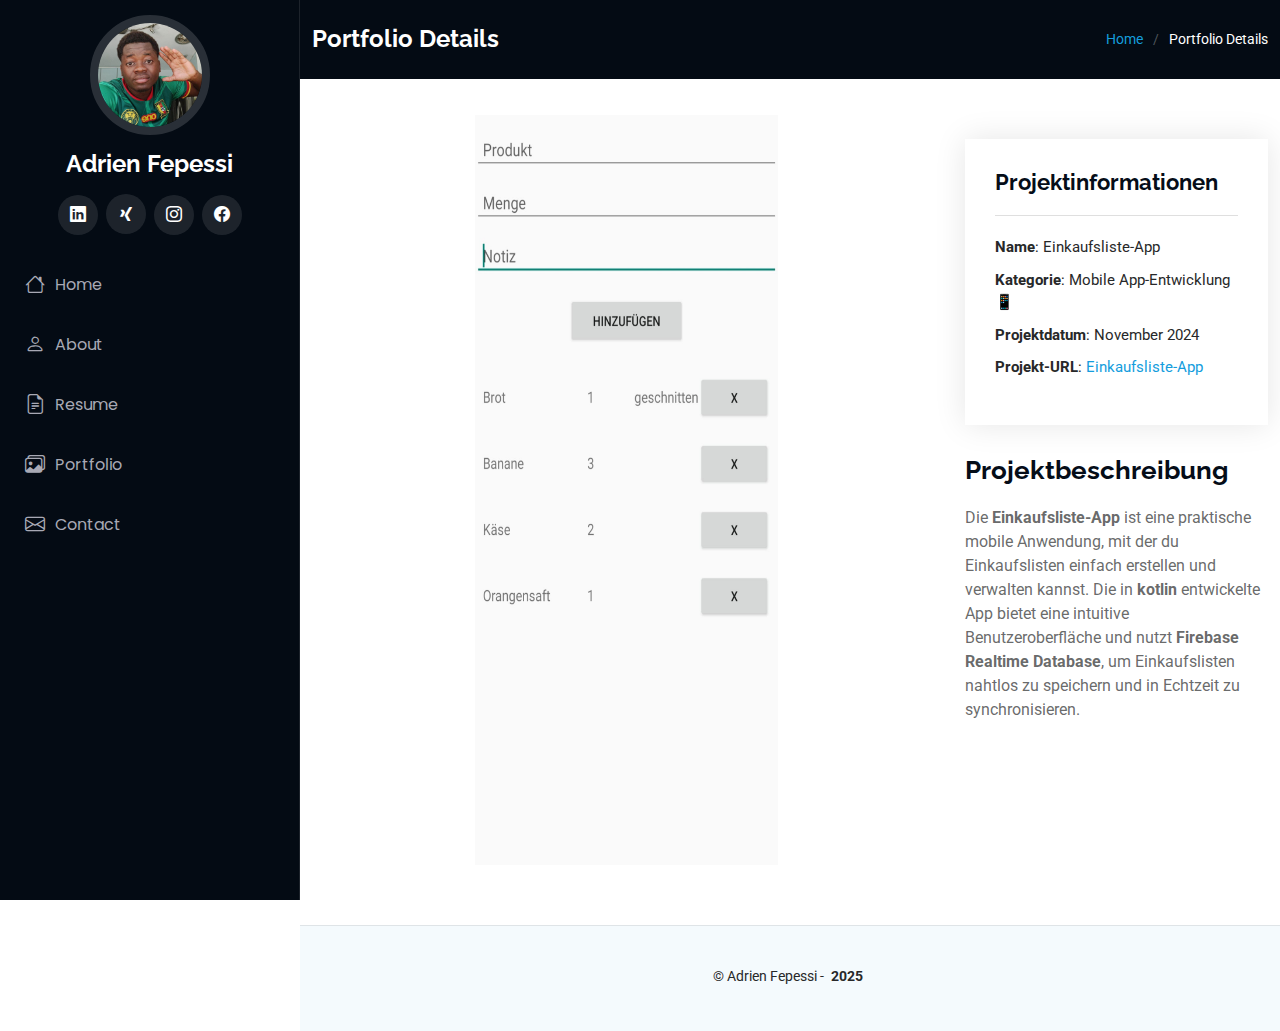
<file: einkaufsliste.html>
<!DOCTYPE html>
<html lang="de">

<head>
  <meta charset="utf-8">
  <meta content="width=device-width, initial-scale=1.0" name="viewport">
  <title>Adrien - Portfolio Details</title>
  <meta content="" name="description">
  <meta content="" name="keywords">

  <!-- Favicons -->
  <link href="assets/img/favicon.png" rel="icon">
  <link href="assets/img/apple-touch-icon.png" rel="apple-touch-icon">

  <!-- Fonts -->
  <link href="https://fonts.googleapis.com" rel="preconnect">
  <link href="https://fonts.gstatic.com" rel="preconnect" crossorigin>
  <link
    href="https://fonts.googleapis.com/css2?family=Roboto:ital,wght@0,100;0,300;0,400;0,500;0,700;0,900;1,100;1,300;1,400;1,500;1,700;1,900&family=Poppins:ital,wght@0,100;0,200;0,300;0,400;0,500;0,600;0,700;0,800;0,900;1,100;1,200;1,300;1,400;1,500;1,600;1,700;1,800;1,900&family=Raleway:ital,wght@0,100;0,200;0,300;0,400;0,500;0,600;0,700;0,800;0,900;1,100;1,200;1,300;1,400;1,500;1,600;1,700;1,800;1,900&display=swap"
    rel="stylesheet">

  <!-- Vendor CSS Files -->
  <link href="assets/vendor/bootstrap/css/bootstrap.min.css" rel="stylesheet">
  <link href="assets/vendor/bootstrap-icons/bootstrap-icons.css" rel="stylesheet">
  <link href="assets/vendor/aos/aos.css" rel="stylesheet">
  <link href="assets/vendor/glightbox/css/glightbox.min.css" rel="stylesheet">
  <link href="assets/vendor/swiper/swiper-bundle.min.css" rel="stylesheet">

  <!-- Font Awesome CSS File -->
  <link href="https://cdnjs.cloudflare.com/ajax/libs/font-awesome/6.0.0-beta3/css/all.min.css" rel="stylesheet">

  <!-- Main CSS File -->
  <link href="assets/css/main.css" rel="stylesheet">

</head>

<body class="portfolio-details-page">

  <header id="header" class="header dark-background d-flex flex-column">
    <i class="header-toggle d-xl-none bi bi-list"></i>

    <div class="profile-img">
      <img src="assets/img/me.jpg" alt="" class="img-fluid rounded-circle">
    </div>

    <a href="index.html" class="logo d-flex align-items-center justify-content-center">
      <!-- Uncomment the line below if you also wish to use an image logo -->
      <!-- <img src="assets/img/logo.png" alt=""> -->
      <h1 class="sitename">Adrien Fepessi</h1>
    </a>

    <div class="social-links text-center">
      <!-- <a href="#" target="_blank" rel="noopener noreferrer" class="twitter"><i class="bi bi-twitter-x"></i></a> -->
      <!-- <a href="#" target="_blank" rel="noopener noreferrer" class="google-plus"><i class="bi bi-skype"></i></a> -->
      <a href="https://www.linkedin.com/in/adrien-fepessi-062529223" target="_blank" rel="noopener noreferrer"
        class="linkedin"><i class="bi bi-linkedin"></i></a>
      <a href="https://www.xing.com/profile/Adrien_Fepessi" target="_blank" rel="noopener noreferrer" class="xing"><i
          class="fab fa-xing"></i></a>
      <a href="https://www.instagram.com/adrienfepessi" target="_blank" rel="noopener noreferrer" class="instagram"><i
          class="bi bi-instagram"></i></a>
      <a href="https://www.facebook.com/adrien.fepessi" target="_blank" rel="noopener noreferrer" class="facebook"><i
          class="bi bi-facebook"></i></a>
      <!-- <a href="https://wa.me/yourphonenumber" target="_blank" rel="noopener noreferrer" class="whatsapp"><i class="fab fa-whatsapp"></i></a>
      <a href="https://www.tiktok.com/@yourusername" target="_blank" rel="noopener noreferrer" class="tiktok"><i class="fab fa-tiktok"></i></a>
      <a href="https://www.snapchat.com/add/yourusername" target="_blank" rel="noopener noreferrer" class="snapchat"><i class="fab fa-snapchat-ghost"></i></a> -->
    </div>

    <nav id="navmenu" class="navmenu">
      <ul>
        <li><a href="index.html"><i class="bi bi-house navicon"></i>Home</a></li>
        <li><a href="index.html#about"><i class="bi bi-person navicon"></i> About</a></li>
        <li><a href="index.html#resume"><i class="bi bi-file-earmark-text navicon"></i> Resume</a></li>
        <li><a href="index.html#portfolio"><i class="bi bi-images navicon"></i> Portfolio</a></li>
        <!-- <li><a href="#services"><i class="bi bi-hdd-stack navicon"></i> Services</a></li> -->
        <!-- <li class="dropdown"><a href="#"><i class="bi bi-menu-button navicon"></i> <span>Dropdown</span> <i
              class="bi bi-chevron-down toggle-dropdown"></i></a>
          <ul>
            <li><a href="#">Dropdown 1</a></li>
            <li class="dropdown"><a href="#"><span>Deep Dropdown</span> <i
                  class="bi bi-chevron-down toggle-dropdown"></i></a>
              <ul>
                <li><a href="#">Deep Dropdown 1</a></li>
                <li><a href="#">Deep Dropdown 2</a></li>
                <li><a href="#">Deep Dropdown 3</a></li>
                <li><a href="#">Deep Dropdown 4</a></li>
                <li><a href="#">Deep Dropdown 5</a></li>
              </ul>
            </li>
            <li><a href="#">Dropdown 2</a></li>
            <li><a href="#">Dropdown 3</a></li>
            <li><a href="#">Dropdown 4</a></li>
          </ul>
        </li> -->
        <li><a href="index.html#contact"><i class="bi bi-envelope navicon"></i> Contact</a></li>
      </ul>
    </nav>

  </header>

  <main class="main">

    <!-- Page Title -->
    <div class="page-title dark-background">
      <div class="container d-lg-flex justify-content-between align-items-center">
        <h1 class="mb-2 mb-lg-0">Portfolio Details</h1>
        <nav class="breadcrumbs">
          <ol>
            <li><a href="index.html">Home</a></li>
            <li class="current">Portfolio Details</li>
          </ol>
        </nav>
      </div>
    </div><!-- End Page Title -->

    <!-- Portfolio Details Section -->
    <section id="portfolio-details" class="portfolio-details section">

      <div class="container" data-aos="fade-up" data-aos-delay="100">

        <div class="row gy-4">

          <div class="col-lg-4" style="margin: 0 auto; display: block;">
            <div class="portfolio-details-slider swiper init-swiper">

              <script type="application/json" class="swiper-config">
                {
                  "loop": true,
                  "speed": 600,
                  "autoplay": {
                    "delay": 5000
                  },
                  "slidesPerView": "auto",
                  "pagination": {
                    "el": ".swiper-pagination",
                    "type": "bullets",
                    "clickable": true
                  }
                }
              </script>

              <div class="swiper-wrapper align-items-center">

                <div class="swiper-slide">
                  <img src="assets/img/app/einkaufsliste-app/ela1.jpg" alt="" height="750">
                </div>

              </div>
              <div class="swiper-pagination"></div>
            </div>
          </div>

          <div class="col-lg-4">
            <div class="portfolio-info" data-aos="fade-up" data-aos-delay="200">
              <h3>Projektinformationen</h3>
              <ul>
                <li><strong>Name</strong>: Einkaufsliste-App</li>
                <li><strong>Kategorie</strong>: Mobile App-Entwicklung 📱</li>
                <!-- <li><strong>Client</strong>: ASU Company</li> -->
                <li><strong>Projektdatum</strong>: November 2024</li>
                <li><strong>Projekt-URL</strong>: <a href="https://github.com/Adrien12GitHub/Einkaufsliste-App"
                    target="_blank" rel="noopener noreferrer">Einkaufsliste-App</a></li>
              </ul>
            </div>
            <div class="portfolio-description" data-aos="fade-up" data-aos-delay="300">
              <h2>Projektbeschreibung</h2>
              <p>Die <b>Einkaufsliste-App</b> ist eine praktische mobile Anwendung, mit der du Einkaufslisten einfach
                erstellen und verwalten kannst. Die in <b>kotlin</b> entwickelte App bietet eine intuitive
                Benutzeroberfläche und nutzt <b>Firebase Realtime Database</b>, um Einkaufslisten nahtlos zu speichern
                und in Echtzeit zu synchronisieren.</p>
            </div>
          </div>

        </div>

      </div>

    </section><!-- /Portfolio Details Section -->

  </main>

  <footer id="footer" class="footer position-relative light-background">

    <div class="container">
      <div class="copyright text-center ">
        <p>© <span>Adrien Fepessi -</span> <strong class="px-1 sitename"> 2025</strong> <span></span>
        </p>
      </div>
      <div class="credits">
        <!-- Designed by <a href="https://bootstrapmade.com/">BootstrapMade</a> -->
      </div>
    </div>
  </footer>

  <!-- Scroll Top -->
  <a href="#" id="scroll-top" class="scroll-top d-flex align-items-center justify-content-center"><i
      class="bi bi-arrow-up-short"></i></a>

  <!-- Preloader -->
  <div id="preloader"></div>

  <!-- Vendor JS Files -->
  <script src="assets/vendor/bootstrap/js/bootstrap.bundle.min.js"></script>
  <script src="assets/vendor/php-email-form/validate.js"></script>
  <script src="assets/vendor/aos/aos.js"></script>
  <script src="assets/vendor/typed.js/typed.umd.js"></script>
  <script src="assets/vendor/purecounter/purecounter_vanilla.js"></script>
  <script src="assets/vendor/waypoints/noframework.waypoints.js"></script>
  <script src="assets/vendor/glightbox/js/glightbox.min.js"></script>
  <script src="assets/vendor/imagesloaded/imagesloaded.pkgd.min.js"></script>
  <script src="assets/vendor/isotope-layout/isotope.pkgd.min.js"></script>
  <script src="assets/vendor/swiper/swiper-bundle.min.js"></script>

  <!-- Main JS File -->
  <script src="assets/js/main.js"></script>

</body>

</html>
</file>
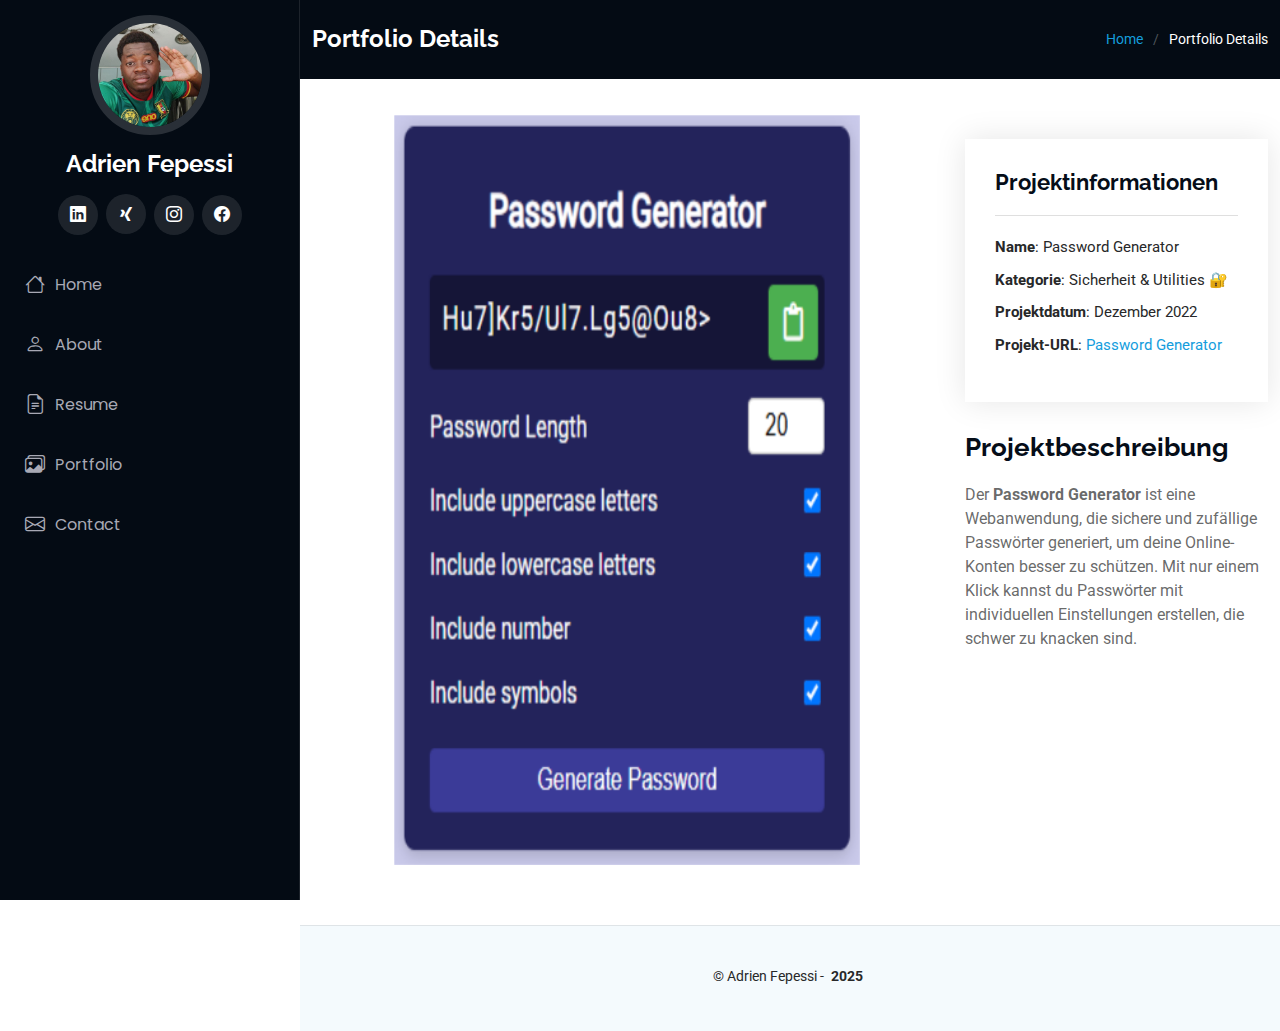
<file: password-generator.html>
<!DOCTYPE html>
<html lang="de">

<head>
  <meta charset="utf-8">
  <meta content="width=device-width, initial-scale=1.0" name="viewport">
  <title>Adrien - Portfolio Details</title>
  <meta content="" name="description">
  <meta content="" name="keywords">

  <!-- Favicons -->
  <link href="assets/img/favicon.png" rel="icon">
  <link href="assets/img/apple-touch-icon.png" rel="apple-touch-icon">

  <!-- Fonts -->
  <link href="https://fonts.googleapis.com" rel="preconnect">
  <link href="https://fonts.gstatic.com" rel="preconnect" crossorigin>
  <link
    href="https://fonts.googleapis.com/css2?family=Roboto:ital,wght@0,100;0,300;0,400;0,500;0,700;0,900;1,100;1,300;1,400;1,500;1,700;1,900&family=Poppins:ital,wght@0,100;0,200;0,300;0,400;0,500;0,600;0,700;0,800;0,900;1,100;1,200;1,300;1,400;1,500;1,600;1,700;1,800;1,900&family=Raleway:ital,wght@0,100;0,200;0,300;0,400;0,500;0,600;0,700;0,800;0,900;1,100;1,200;1,300;1,400;1,500;1,600;1,700;1,800;1,900&display=swap"
    rel="stylesheet">

  <!-- Vendor CSS Files -->
  <link href="assets/vendor/bootstrap/css/bootstrap.min.css" rel="stylesheet">
  <link href="assets/vendor/bootstrap-icons/bootstrap-icons.css" rel="stylesheet">
  <link href="assets/vendor/aos/aos.css" rel="stylesheet">
  <link href="assets/vendor/glightbox/css/glightbox.min.css" rel="stylesheet">
  <link href="assets/vendor/swiper/swiper-bundle.min.css" rel="stylesheet">

  <!-- Font Awesome CSS File -->
  <link href="https://cdnjs.cloudflare.com/ajax/libs/font-awesome/6.0.0-beta3/css/all.min.css" rel="stylesheet">

  <!-- Main CSS File -->
  <link href="assets/css/main.css" rel="stylesheet">

</head>

<body class="portfolio-details-page">

  <header id="header" class="header dark-background d-flex flex-column">
    <i class="header-toggle d-xl-none bi bi-list"></i>

    <div class="profile-img">
      <img src="assets/img/me.jpg" alt="" class="img-fluid rounded-circle">
    </div>

    <a href="index.html" class="logo d-flex align-items-center justify-content-center">
      <!-- Uncomment the line below if you also wish to use an image logo -->
      <!-- <img src="assets/img/logo.png" alt=""> -->
      <h1 class="sitename">Adrien Fepessi</h1>
    </a>

    <div class="social-links text-center">
      <!-- <a href="#" target="_blank" rel="noopener noreferrer" class="twitter"><i class="bi bi-twitter-x"></i></a> -->
      <!-- <a href="#" target="_blank" rel="noopener noreferrer" class="google-plus"><i class="bi bi-skype"></i></a> -->
      <a href="https://www.linkedin.com/in/adrien-fepessi-062529223" target="_blank" rel="noopener noreferrer"
        class="linkedin"><i class="bi bi-linkedin"></i></a>
      <a href="https://www.xing.com/profile/Adrien_Fepessi" target="_blank" rel="noopener noreferrer" class="xing"><i
          class="fab fa-xing"></i></a>
      <a href="https://www.instagram.com/adrienfepessi" target="_blank" rel="noopener noreferrer" class="instagram"><i
          class="bi bi-instagram"></i></a>
      <a href="https://www.facebook.com/adrien.fepessi" target="_blank" rel="noopener noreferrer" class="facebook"><i
          class="bi bi-facebook"></i></a>
      <!-- <a href="https://wa.me/yourphonenumber" target="_blank" rel="noopener noreferrer" class="whatsapp"><i class="fab fa-whatsapp"></i></a>
      <a href="https://www.tiktok.com/@yourusername" target="_blank" rel="noopener noreferrer" class="tiktok"><i class="fab fa-tiktok"></i></a>
      <a href="https://www.snapchat.com/add/yourusername" target="_blank" rel="noopener noreferrer" class="snapchat"><i class="fab fa-snapchat-ghost"></i></a> -->
    </div>

    <nav id="navmenu" class="navmenu">
      <ul>
        <li><a href="index.html"><i class="bi bi-house navicon"></i>Home</a></li>
        <li><a href="index.html#about"><i class="bi bi-person navicon"></i> About</a></li>
        <li><a href="index.html#resume"><i class="bi bi-file-earmark-text navicon"></i> Resume</a></li>
        <li><a href="index.html#portfolio"><i class="bi bi-images navicon"></i> Portfolio</a></li>
        <!-- <li><a href="#services"><i class="bi bi-hdd-stack navicon"></i> Services</a></li> -->
        <!-- <li class="dropdown"><a href="#"><i class="bi bi-menu-button navicon"></i> <span>Dropdown</span> <i
              class="bi bi-chevron-down toggle-dropdown"></i></a>
          <ul>
            <li><a href="#">Dropdown 1</a></li>
            <li class="dropdown"><a href="#"><span>Deep Dropdown</span> <i
                  class="bi bi-chevron-down toggle-dropdown"></i></a>
              <ul>
                <li><a href="#">Deep Dropdown 1</a></li>
                <li><a href="#">Deep Dropdown 2</a></li>
                <li><a href="#">Deep Dropdown 3</a></li>
                <li><a href="#">Deep Dropdown 4</a></li>
                <li><a href="#">Deep Dropdown 5</a></li>
              </ul>
            </li>
            <li><a href="#">Dropdown 2</a></li>
            <li><a href="#">Dropdown 3</a></li>
            <li><a href="#">Dropdown 4</a></li>
          </ul>
        </li> -->
        <li><a href="index.html#contact"><i class="bi bi-envelope navicon"></i> Contact</a></li>
      </ul>
    </nav>

  </header>

  <main class="main">

    <!-- Page Title -->
    <div class="page-title dark-background">
      <div class="container d-lg-flex justify-content-between align-items-center">
        <h1 class="mb-2 mb-lg-0">Portfolio Details</h1>
        <nav class="breadcrumbs">
          <ol>
            <li><a href="index.html">Home</a></li>
            <li class="current">Portfolio Details</li>
          </ol>
        </nav>
      </div>
    </div><!-- End Page Title -->

    <!-- Portfolio Details Section -->
    <section id="portfolio-details" class="portfolio-details section">

      <div class="container" data-aos="fade-up" data-aos-delay="100">

        <div class="row gy-4">

          <div class="col-lg-6" style="margin: 0 auto; display: block;">
            <div class="portfolio-details-slider swiper init-swiper">

              <script type="application/json" class="swiper-config">
                {
                  "loop": true,
                  "speed": 600,
                  "autoplay": {
                    "delay": 5000
                  },
                  "slidesPerView": "auto",
                  "pagination": {
                    "el": ".swiper-pagination",
                    "type": "bullets",
                    "clickable": true
                  }
                }
              </script>

              <div class="swiper-wrapper align-items-center">

                <div class="swiper-slide">
                  <img src="assets/img/app/passwort-generator/pw.png" alt="" height="750">
                </div>

              </div>
              <div class="swiper-pagination"></div>
            </div>
          </div>

          <div class="col-lg-4">
            <div class="portfolio-info" data-aos="fade-up" data-aos-delay="200">
              <h3>Projektinformationen</h3>
              <ul>
                <li><strong>Name</strong>: Password Generator</li>
                <li><strong>Kategorie</strong>: Sicherheit & Utilities 🔐</li>
                <!-- <li><strong>Client</strong>: ASU Company</li> -->
                <li><strong>Projektdatum</strong>: Dezember 2022</li>
                <li><strong>Projekt-URL</strong>: <a href="https://github.com/Adrien12GitHub/Password-Generator"
                    target="_blank" rel="noopener noreferrer">Password Generator</a></li>
              </ul>
            </div>
            <div class="portfolio-description" data-aos="fade-up" data-aos-delay="300">
              <h2>Projektbeschreibung</h2>
              <p>Der <b>Password Generator</b> ist eine Webanwendung, die sichere und zufällige Passwörter generiert, um
                deine Online-Konten besser zu schützen. Mit nur einem Klick kannst du Passwörter mit individuellen
                Einstellungen erstellen, die schwer zu knacken sind.</p>
            </div>
          </div>

        </div>

      </div>

    </section><!-- /Portfolio Details Section -->

  </main>

  <footer id="footer" class="footer position-relative light-background">

    <div class="container">
      <div class="copyright text-center ">
        <p>© <span>Adrien Fepessi -</span> <strong class="px-1 sitename"> 2025</strong> <span></span>
        </p>
      </div>
      <div class="credits">
        <!-- Designed by <a href="https://bootstrapmade.com/">BootstrapMade</a> -->
      </div>
    </div>
  </footer>

  <!-- Scroll Top -->
  <a href="#" id="scroll-top" class="scroll-top d-flex align-items-center justify-content-center"><i
      class="bi bi-arrow-up-short"></i></a>

  <!-- Preloader -->
  <div id="preloader"></div>

  <!-- Vendor JS Files -->
  <script src="assets/vendor/bootstrap/js/bootstrap.bundle.min.js"></script>
  <script src="assets/vendor/php-email-form/validate.js"></script>
  <script src="assets/vendor/aos/aos.js"></script>
  <script src="assets/vendor/typed.js/typed.umd.js"></script>
  <script src="assets/vendor/purecounter/purecounter_vanilla.js"></script>
  <script src="assets/vendor/waypoints/noframework.waypoints.js"></script>
  <script src="assets/vendor/glightbox/js/glightbox.min.js"></script>
  <script src="assets/vendor/imagesloaded/imagesloaded.pkgd.min.js"></script>
  <script src="assets/vendor/isotope-layout/isotope.pkgd.min.js"></script>
  <script src="assets/vendor/swiper/swiper-bundle.min.js"></script>

  <!-- Main JS File -->
  <script src="assets/js/main.js"></script>

</body>

</html>
</file>
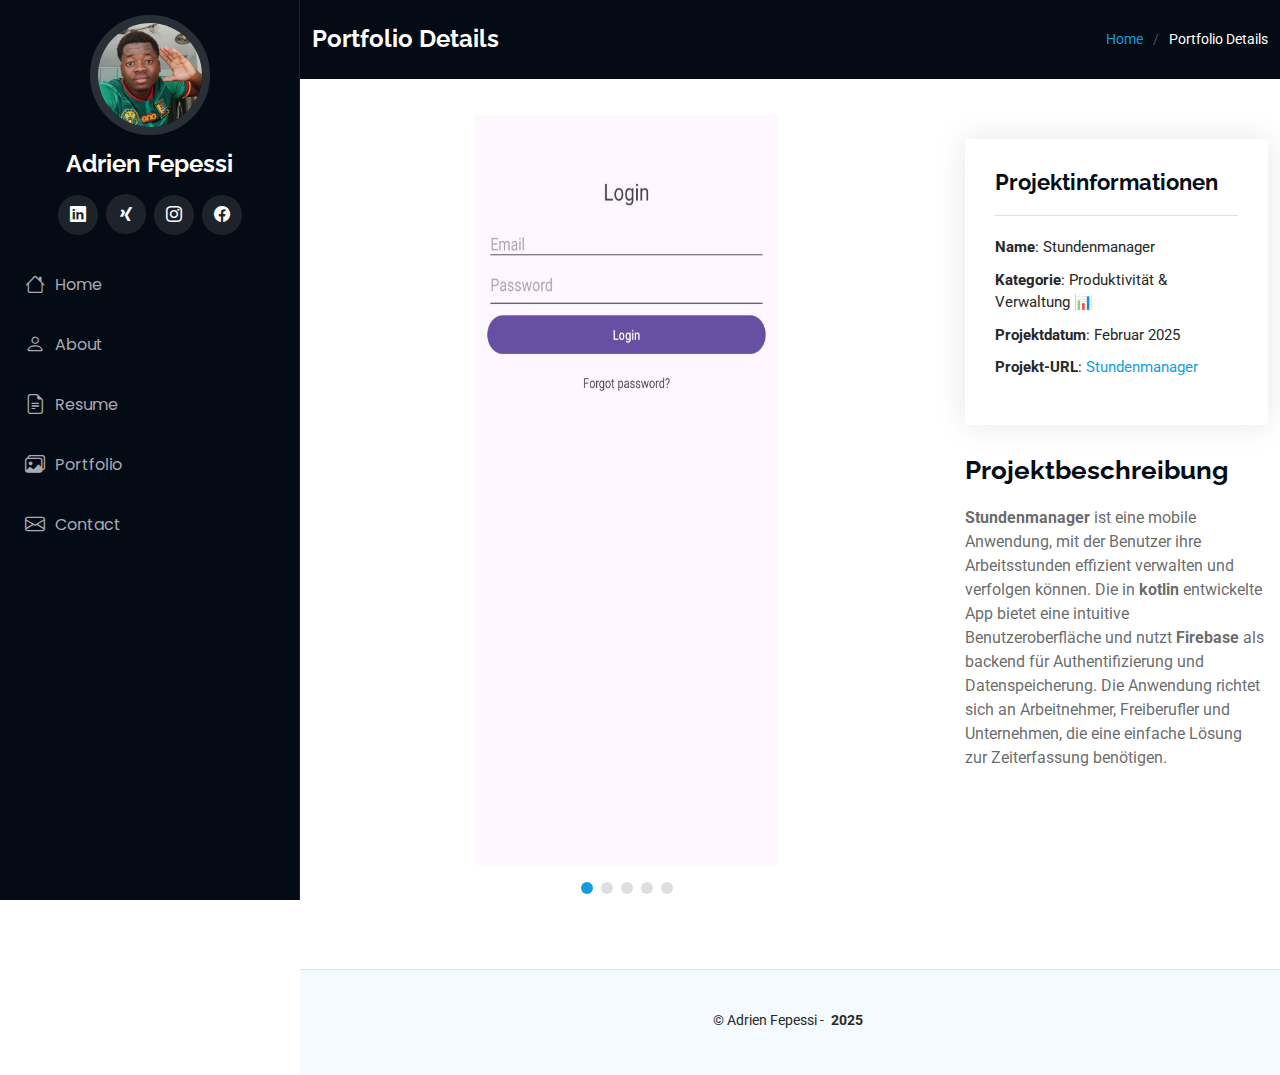
<file: portfolio-details1.html>
<!DOCTYPE html>
<html lang="de">

<head>
  <meta charset="utf-8">
  <meta content="width=device-width, initial-scale=1.0" name="viewport">
  <title>Adrien - Portfolio Details</title>
  <meta content="" name="description">
  <meta content="" name="keywords">

  <!-- Favicons -->
  <link href="assets/img/favicon.png" rel="icon">
  <link href="assets/img/apple-touch-icon.png" rel="apple-touch-icon">

  <!-- Fonts -->
  <link href="https://fonts.googleapis.com" rel="preconnect">
  <link href="https://fonts.gstatic.com" rel="preconnect" crossorigin>
  <link
    href="https://fonts.googleapis.com/css2?family=Roboto:ital,wght@0,100;0,300;0,400;0,500;0,700;0,900;1,100;1,300;1,400;1,500;1,700;1,900&family=Poppins:ital,wght@0,100;0,200;0,300;0,400;0,500;0,600;0,700;0,800;0,900;1,100;1,200;1,300;1,400;1,500;1,600;1,700;1,800;1,900&family=Raleway:ital,wght@0,100;0,200;0,300;0,400;0,500;0,600;0,700;0,800;0,900;1,100;1,200;1,300;1,400;1,500;1,600;1,700;1,800;1,900&display=swap"
    rel="stylesheet">

  <!-- Vendor CSS Files -->
  <link href="assets/vendor/bootstrap/css/bootstrap.min.css" rel="stylesheet">
  <link href="assets/vendor/bootstrap-icons/bootstrap-icons.css" rel="stylesheet">
  <link href="assets/vendor/aos/aos.css" rel="stylesheet">
  <link href="assets/vendor/glightbox/css/glightbox.min.css" rel="stylesheet">
  <link href="assets/vendor/swiper/swiper-bundle.min.css" rel="stylesheet">

  <!-- Font Awesome CSS File -->
  <link href="https://cdnjs.cloudflare.com/ajax/libs/font-awesome/6.0.0-beta3/css/all.min.css" rel="stylesheet">

  <!-- Main CSS File -->
  <link href="assets/css/main.css" rel="stylesheet">

</head>

<body class="portfolio-details-page">

  <header id="header" class="header dark-background d-flex flex-column">
    <i class="header-toggle d-xl-none bi bi-list"></i>

    <div class="profile-img">
      <img src="assets/img/me.jpg" alt="" class="img-fluid rounded-circle">
    </div>

    <a href="index.html" class="logo d-flex align-items-center justify-content-center">
      <!-- Uncomment the line below if you also wish to use an image logo -->
      <!-- <img src="assets/img/logo.png" alt=""> -->
      <h1 class="sitename">Adrien Fepessi</h1>
    </a>

    <div class="social-links text-center">
      <!-- <a href="#" target="_blank" rel="noopener noreferrer" class="twitter"><i class="bi bi-twitter-x"></i></a> -->
      <!-- <a href="#" target="_blank" rel="noopener noreferrer" class="google-plus"><i class="bi bi-skype"></i></a> -->
      <a href="https://www.linkedin.com/in/adrien-fepessi-062529223" target="_blank" rel="noopener noreferrer"
        class="linkedin"><i class="bi bi-linkedin"></i></a>
      <a href="https://www.xing.com/profile/Adrien_Fepessi" target="_blank" rel="noopener noreferrer" class="xing"><i
          class="fab fa-xing"></i></a>
      <a href="https://www.instagram.com/adrienfepessi" target="_blank" rel="noopener noreferrer" class="instagram"><i
          class="bi bi-instagram"></i></a>
      <a href="https://www.facebook.com/adrien.fepessi" target="_blank" rel="noopener noreferrer" class="facebook"><i
          class="bi bi-facebook"></i></a>
      <!-- <a href="https://wa.me/yourphonenumber" target="_blank" rel="noopener noreferrer" class="whatsapp"><i class="fab fa-whatsapp"></i></a>
      <a href="https://www.tiktok.com/@yourusername" target="_blank" rel="noopener noreferrer" class="tiktok"><i class="fab fa-tiktok"></i></a>
      <a href="https://www.snapchat.com/add/yourusername" target="_blank" rel="noopener noreferrer" class="snapchat"><i class="fab fa-snapchat-ghost"></i></a> -->
    </div>

    <nav id="navmenu" class="navmenu">
      <ul>
        <li><a href="index.html"><i class="bi bi-house navicon"></i>Home</a></li>
        <li><a href="index.html#about"><i class="bi bi-person navicon"></i> About</a></li>
        <li><a href="index.html#resume"><i class="bi bi-file-earmark-text navicon"></i> Resume</a></li>
        <li><a href="index.html#portfolio"><i class="bi bi-images navicon"></i> Portfolio</a></li>
        <!-- <li><a href="#services"><i class="bi bi-hdd-stack navicon"></i> Services</a></li> -->
        <!-- <li class="dropdown"><a href="#"><i class="bi bi-menu-button navicon"></i> <span>Dropdown</span> <i
              class="bi bi-chevron-down toggle-dropdown"></i></a>
          <ul>
            <li><a href="#">Dropdown 1</a></li>
            <li class="dropdown"><a href="#"><span>Deep Dropdown</span> <i
                  class="bi bi-chevron-down toggle-dropdown"></i></a>
              <ul>
                <li><a href="#">Deep Dropdown 1</a></li>
                <li><a href="#">Deep Dropdown 2</a></li>
                <li><a href="#">Deep Dropdown 3</a></li>
                <li><a href="#">Deep Dropdown 4</a></li>
                <li><a href="#">Deep Dropdown 5</a></li>
              </ul>
            </li>
            <li><a href="#">Dropdown 2</a></li>
            <li><a href="#">Dropdown 3</a></li>
            <li><a href="#">Dropdown 4</a></li>
          </ul>
        </li> -->
        <li><a href="index.html#contact"><i class="bi bi-envelope navicon"></i> Contact</a></li>
      </ul>
    </nav>

  </header>

  <main class="main">

    <!-- Page Title -->
    <div class="page-title dark-background">
      <div class="container d-lg-flex justify-content-between align-items-center">
        <h1 class="mb-2 mb-lg-0">Portfolio Details</h1>
        <nav class="breadcrumbs">
          <ol>
            <li><a href="index.html">Home</a></li>
            <li class="current">Portfolio Details</li>
          </ol>
        </nav>
      </div>
    </div><!-- End Page Title -->

    <!-- Portfolio Details Section -->
    <section id="portfolio-details" class="portfolio-details section">

      <div class="container" data-aos="fade-up" data-aos-delay="100">

        <div class="row gy-4">

          <div class="col-lg-4" style="margin: 0 auto; display: block;">
            <div class="portfolio-details-slider swiper init-swiper">

              <script type="application/json" class="swiper-config">
                {
                  "loop": true,
                  "speed": 600,
                  "autoplay": {
                    "delay": 5000
                  },
                  "slidesPerView": "auto",
                  "pagination": {
                    "el": ".swiper-pagination",
                    "type": "bullets",
                    "clickable": true
                  }
                }
              </script>

              <div class="swiper-wrapper align-items-center">

                <div class="swiper-slide">
                  <img src="assets/img/app/stundenmanager/sm1.jpg" alt="" height="750">
                </div>

                <div class="swiper-slide">
                  <img src="assets/img/app/stundenmanager/sm2.jpg" alt="" height="750">
                </div>

                <div class="swiper-slide">
                  <img src="assets/img/app/stundenmanager/sm3.jpg" alt="" height="750">
                </div>

                <div class="swiper-slide">
                  <img src="assets/img/app/stundenmanager/sm4.jpg" alt="" height="750">
                </div>

                <div class="swiper-slide">
                  <img src="assets/img/app/stundenmanager/sm5.jpg" alt="" height="750">
                </div>

              </div>
              <div class="swiper-pagination"></div>
            </div>
          </div>

          <div class="col-lg-4">
            <div class="portfolio-info" data-aos="fade-up" data-aos-delay="200">
              <h3>Projektinformationen</h3>
              <ul>
                <li><strong>Name</strong>: Stundenmanager</li>
                <li><strong>Kategorie</strong>: Produktivität & Verwaltung 📊</li>
                <!-- <li><strong>Client</strong>: ASU Company</li> -->
                <li><strong>Projektdatum</strong>: Februar 2025</li>
                <li><strong>Projekt-URL</strong>: <a href="https://github.com/Adrien12GitHub/Stundenmanager"
                    target="_blank" rel="noopener noreferrer">Stundenmanager</a></li>
              </ul>
            </div>
            <div class="portfolio-description" data-aos="fade-up" data-aos-delay="300">
              <h2>Projektbeschreibung</h2>
              <p><b>Stundenmanager</b> ist eine mobile Anwendung, mit der Benutzer ihre Arbeitsstunden effizient
                verwalten und verfolgen können. Die in <b>kotlin</b> entwickelte App bietet eine intuitive
                Benutzeroberfläche und nutzt <b>Firebase</b> als backend für Authentifizierung und Datenspeicherung. Die
                Anwendung richtet sich an Arbeitnehmer, Freiberufler und Unternehmen, die eine einfache Lösung zur
                Zeiterfassung benötigen.</p>
            </div>
          </div>

        </div>

      </div>

    </section><!-- /Portfolio Details Section -->

  </main>

    <footer id="footer" class="footer position-relative light-background">

      <div class="container">
        <div class="copyright text-center ">
          <p>© <span>Adrien Fepessi -</span> <strong class="px-1 sitename"> 2025</strong> <span></span>
          </p>
        </div>
        <div class="credits">
          <!-- Designed by <a href="https://bootstrapmade.com/">BootstrapMade</a> -->
        </div>
      </div>
  </footer>

  <!-- Scroll Top -->
  <a href="#" id="scroll-top" class="scroll-top d-flex align-items-center justify-content-center"><i
      class="bi bi-arrow-up-short"></i></a>

  <!-- Preloader -->
  <div id="preloader"></div>

  <!-- Vendor JS Files -->
  <script src="assets/vendor/bootstrap/js/bootstrap.bundle.min.js"></script>
  <script src="assets/vendor/php-email-form/validate.js"></script>
  <script src="assets/vendor/aos/aos.js"></script>
  <script src="assets/vendor/typed.js/typed.umd.js"></script>
  <script src="assets/vendor/purecounter/purecounter_vanilla.js"></script>
  <script src="assets/vendor/waypoints/noframework.waypoints.js"></script>
  <script src="assets/vendor/glightbox/js/glightbox.min.js"></script>
  <script src="assets/vendor/imagesloaded/imagesloaded.pkgd.min.js"></script>
  <script src="assets/vendor/isotope-layout/isotope.pkgd.min.js"></script>
  <script src="assets/vendor/swiper/swiper-bundle.min.js"></script>

  <!-- Main JS File -->
  <script src="assets/js/main.js"></script>

</body>

</html>
</file>
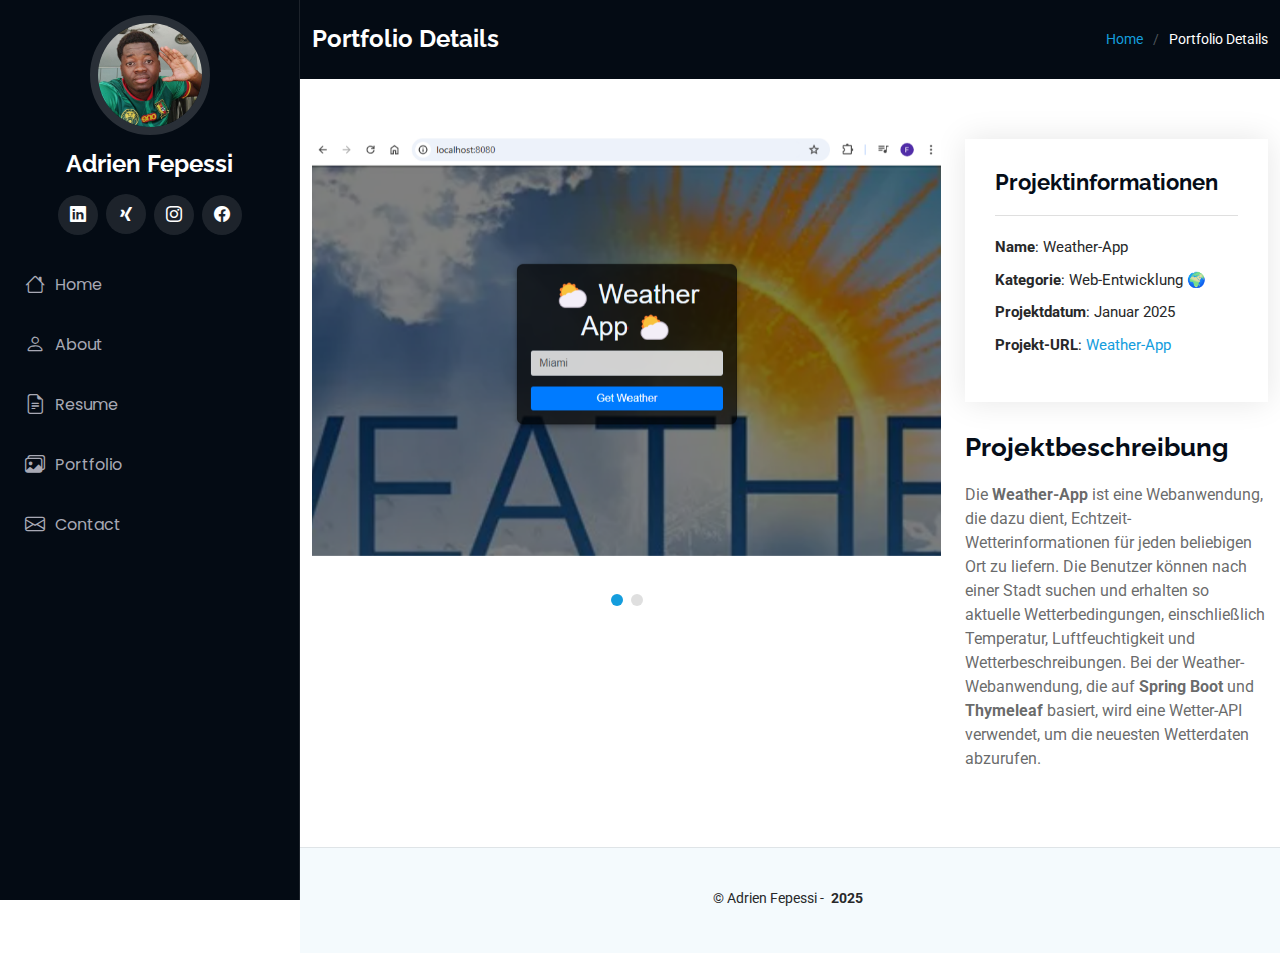
<file: portfolio-details2.html>
<!DOCTYPE html>
<html lang="de">

<head>
  <meta charset="utf-8">
  <meta content="width=device-width, initial-scale=1.0" name="viewport">
  <title>Adrien - Portfolio Details</title>
  <meta content="" name="description">
  <meta content="" name="keywords">

  <!-- Favicons -->
  <link href="assets/img/favicon.png" rel="icon">
  <link href="assets/img/apple-touch-icon.png" rel="apple-touch-icon">

  <!-- Fonts -->
  <link href="https://fonts.googleapis.com" rel="preconnect">
  <link href="https://fonts.gstatic.com" rel="preconnect" crossorigin>
  <link
    href="https://fonts.googleapis.com/css2?family=Roboto:ital,wght@0,100;0,300;0,400;0,500;0,700;0,900;1,100;1,300;1,400;1,500;1,700;1,900&family=Poppins:ital,wght@0,100;0,200;0,300;0,400;0,500;0,600;0,700;0,800;0,900;1,100;1,200;1,300;1,400;1,500;1,600;1,700;1,800;1,900&family=Raleway:ital,wght@0,100;0,200;0,300;0,400;0,500;0,600;0,700;0,800;0,900;1,100;1,200;1,300;1,400;1,500;1,600;1,700;1,800;1,900&display=swap"
    rel="stylesheet">

  <!-- Vendor CSS Files -->
  <link href="assets/vendor/bootstrap/css/bootstrap.min.css" rel="stylesheet">
  <link href="assets/vendor/bootstrap-icons/bootstrap-icons.css" rel="stylesheet">
  <link href="assets/vendor/aos/aos.css" rel="stylesheet">
  <link href="assets/vendor/glightbox/css/glightbox.min.css" rel="stylesheet">
  <link href="assets/vendor/swiper/swiper-bundle.min.css" rel="stylesheet">

  <!-- Font Awesome CSS File -->
  <link href="https://cdnjs.cloudflare.com/ajax/libs/font-awesome/6.0.0-beta3/css/all.min.css" rel="stylesheet">

  <!-- Main CSS File -->
  <link href="assets/css/main.css" rel="stylesheet">

</head>

<body class="portfolio-details-page">

  <header id="header" class="header dark-background d-flex flex-column">
    <i class="header-toggle d-xl-none bi bi-list"></i>

    <div class="profile-img">
      <img src="assets/img/me.jpg" alt="" class="img-fluid rounded-circle">
    </div>

    <a href="index.html" class="logo d-flex align-items-center justify-content-center">
      <!-- Uncomment the line below if you also wish to use an image logo -->
      <!-- <img src="assets/img/logo.png" alt=""> -->
      <h1 class="sitename">Adrien Fepessi</h1>
    </a>

    <div class="social-links text-center">
      <!-- <a href="#" target="_blank" rel="noopener noreferrer" class="twitter"><i class="bi bi-twitter-x"></i></a> -->
      <!-- <a href="#" target="_blank" rel="noopener noreferrer" class="google-plus"><i class="bi bi-skype"></i></a> -->
      <a href="https://www.linkedin.com/in/adrien-fepessi-062529223" target="_blank" rel="noopener noreferrer"
        class="linkedin"><i class="bi bi-linkedin"></i></a>
      <a href="https://www.xing.com/profile/Adrien_Fepessi" target="_blank" rel="noopener noreferrer" class="xing"><i
          class="fab fa-xing"></i></a>
      <a href="https://www.instagram.com/adrienfepessi" target="_blank" rel="noopener noreferrer" class="instagram"><i
          class="bi bi-instagram"></i></a>
      <a href="https://www.facebook.com/adrien.fepessi" target="_blank" rel="noopener noreferrer" class="facebook"><i
          class="bi bi-facebook"></i></a>
      <!-- <a href="https://wa.me/yourphonenumber" target="_blank" rel="noopener noreferrer" class="whatsapp"><i class="fab fa-whatsapp"></i></a>
      <a href="https://www.tiktok.com/@yourusername" target="_blank" rel="noopener noreferrer" class="tiktok"><i class="fab fa-tiktok"></i></a>
      <a href="https://www.snapchat.com/add/yourusername" target="_blank" rel="noopener noreferrer" class="snapchat"><i class="fab fa-snapchat-ghost"></i></a> -->
    </div>

    <nav id="navmenu" class="navmenu">
      <ul>
        <li><a href="index.html"><i class="bi bi-house navicon"></i>Home</a></li>
        <li><a href="index.html#about"><i class="bi bi-person navicon"></i> About</a></li>
        <li><a href="index.html#resume"><i class="bi bi-file-earmark-text navicon"></i> Resume</a></li>
        <li><a href="index.html#portfolio"><i class="bi bi-images navicon"></i> Portfolio</a></li>
        <!-- <li><a href="#services"><i class="bi bi-hdd-stack navicon"></i> Services</a></li> -->
        <!-- <li class="dropdown"><a href="#"><i class="bi bi-menu-button navicon"></i> <span>Dropdown</span> <i
              class="bi bi-chevron-down toggle-dropdown"></i></a>
          <ul>
            <li><a href="#">Dropdown 1</a></li>
            <li class="dropdown"><a href="#"><span>Deep Dropdown</span> <i
                  class="bi bi-chevron-down toggle-dropdown"></i></a>
              <ul>
                <li><a href="#">Deep Dropdown 1</a></li>
                <li><a href="#">Deep Dropdown 2</a></li>
                <li><a href="#">Deep Dropdown 3</a></li>
                <li><a href="#">Deep Dropdown 4</a></li>
                <li><a href="#">Deep Dropdown 5</a></li>
              </ul>
            </li>
            <li><a href="#">Dropdown 2</a></li>
            <li><a href="#">Dropdown 3</a></li>
            <li><a href="#">Dropdown 4</a></li>
          </ul>
        </li> -->
        <li><a href="index.html#contact"><i class="bi bi-envelope navicon"></i> Contact</a></li>
      </ul>
    </nav>

  </header>

  <main class="main">

    <!-- Page Title -->
    <div class="page-title dark-background">
      <div class="container d-lg-flex justify-content-between align-items-center">
        <h1 class="mb-2 mb-lg-0">Portfolio Details</h1>
        <nav class="breadcrumbs">
          <ol>
            <li><a href="index.html">Home</a></li>
            <li class="current">Portfolio Details</li>
          </ol>
        </nav>
      </div>
    </div><!-- End Page Title -->

    <!-- Portfolio Details Section -->
    <section id="portfolio-details" class="portfolio-details section">

      <div class="container" data-aos="fade-up" data-aos-delay="100">

        <div class="row gy-4">

          <div class="col-lg-8" style="margin: 0 auto; display: block;">
            <div class="portfolio-details-slider swiper init-swiper">

              <script type="application/json" class="swiper-config">
                {
                  "loop": true,
                  "speed": 600,
                  "autoplay": {
                    "delay": 5000
                  },
                  "slidesPerView": "auto",
                  "pagination": {
                    "el": ".swiper-pagination",
                    "type": "bullets",
                    "clickable": true
                  }
                }
              </script>

              <div class="swiper-wrapper align-items-center">

                <div class="swiper-slide">
                  <img src="assets/img/app/weather-app/wa1.png" alt="">
                </div>

                <div class="swiper-slide">
                  <img src="assets/img/app/weather-app/wa2.png" alt="">
                </div>

              </div>
              <div class="swiper-pagination"></div>
            </div>
          </div>

          <div class="col-lg-4">
            <div class="portfolio-info" data-aos="fade-up" data-aos-delay="200">
              <h3>Projektinformationen</h3>
              <ul>
                <li><strong>Name</strong>: Weather-App</li>
                <li><strong>Kategorie</strong>: Web-Entwicklung 🌍</li>
                <!-- <li><strong>Client</strong>: ASU Company</li> -->
                <li><strong>Projektdatum</strong>: Januar 2025</li>
                <li><strong>Projekt-URL</strong>: <a href="https://github.com/Adrien12GitHub/Weather-App"
                    target="_blank" rel="noopener noreferrer">Weather-App</a></li>
              </ul>
            </div>
            <div class="portfolio-description" data-aos="fade-up" data-aos-delay="300">
              <h2>Projektbeschreibung</h2>
              <p>Die <b>Weather-App</b> ist eine Webanwendung, die dazu dient, Echtzeit-Wetterinformationen für jeden
                beliebigen Ort zu liefern. Die Benutzer können nach einer Stadt suchen und erhalten so aktuelle
                Wetterbedingungen, einschließlich Temperatur, Luftfeuchtigkeit und Wetterbeschreibungen. Bei der
                Weather-Webanwendung, die auf <b>Spring Boot</b> und <b>Thymeleaf</b> basiert, wird eine Wetter-API
                verwendet, um die neuesten Wetterdaten abzurufen.</p>
            </div>
          </div>

        </div>

      </div>

    </section><!-- /Portfolio Details Section -->

  </main>

  <footer id="footer" class="footer position-relative light-background">

    <div class="container">
      <div class="copyright text-center ">
        <p>© <span>Adrien Fepessi -</span> <strong class="px-1 sitename"> 2025</strong> <span></span>
        </p>
      </div>
      <div class="credits">
        <!-- Designed by <a href="https://bootstrapmade.com/">BootstrapMade</a> -->
      </div>
    </div>
  </footer>

  <!-- Scroll Top -->
  <a href="#" id="scroll-top" class="scroll-top d-flex align-items-center justify-content-center"><i
      class="bi bi-arrow-up-short"></i></a>

  <!-- Preloader -->
  <div id="preloader"></div>

  <!-- Vendor JS Files -->
  <script src="assets/vendor/bootstrap/js/bootstrap.bundle.min.js"></script>
  <script src="assets/vendor/php-email-form/validate.js"></script>
  <script src="assets/vendor/aos/aos.js"></script>
  <script src="assets/vendor/typed.js/typed.umd.js"></script>
  <script src="assets/vendor/purecounter/purecounter_vanilla.js"></script>
  <script src="assets/vendor/waypoints/noframework.waypoints.js"></script>
  <script src="assets/vendor/glightbox/js/glightbox.min.js"></script>
  <script src="assets/vendor/imagesloaded/imagesloaded.pkgd.min.js"></script>
  <script src="assets/vendor/isotope-layout/isotope.pkgd.min.js"></script>
  <script src="assets/vendor/swiper/swiper-bundle.min.js"></script>

  <!-- Main JS File -->
  <script src="assets/js/main.js"></script>

</body>

</html>
</file>
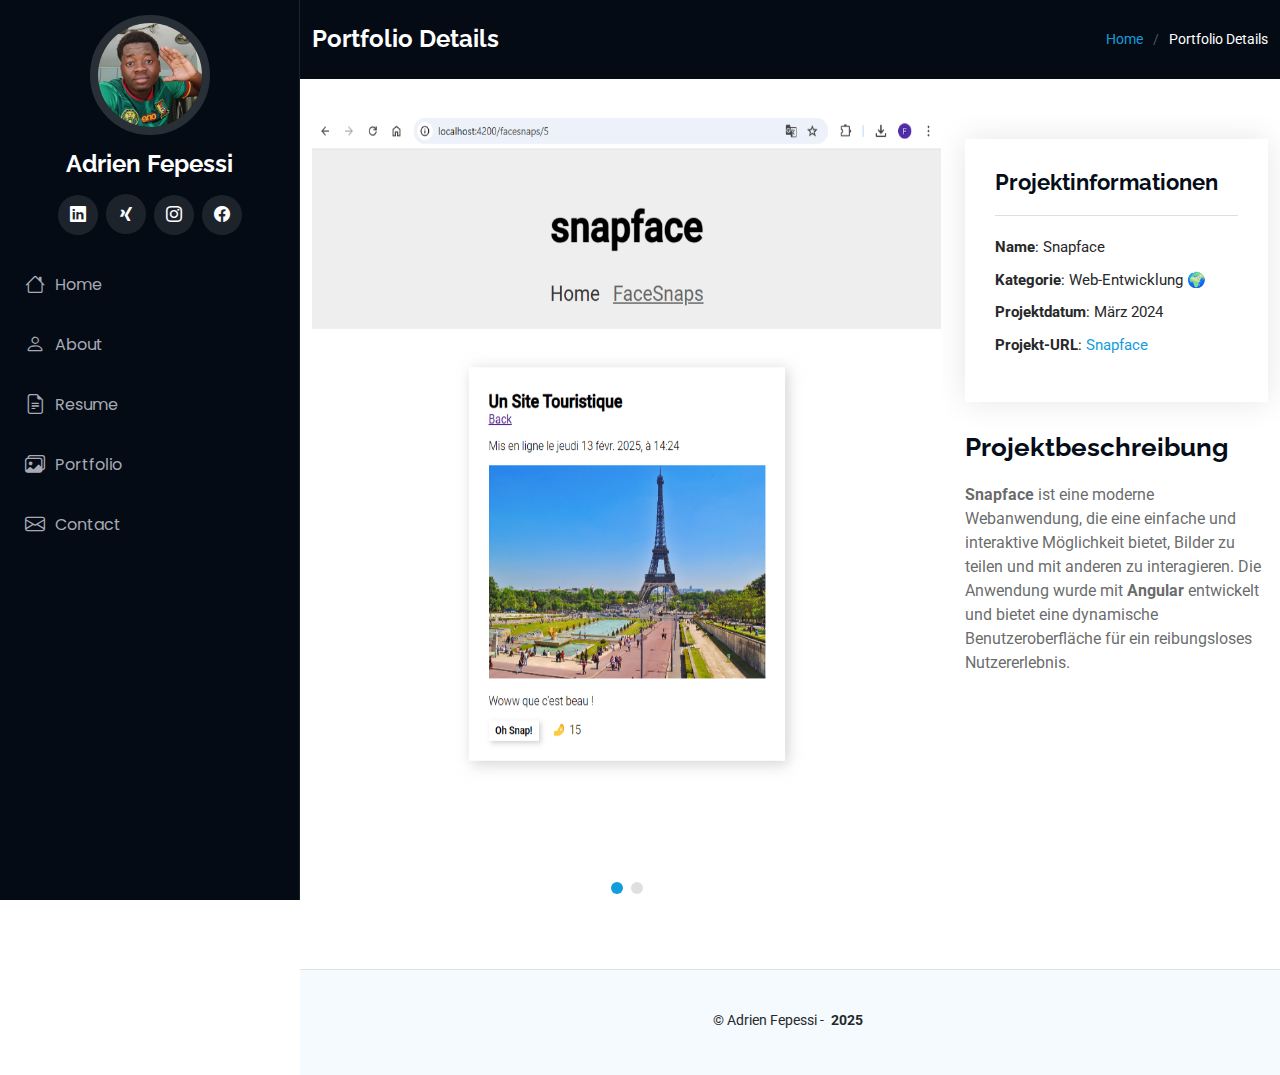
<file: portfolio-details3.html>
<!DOCTYPE html>
<html lang="de">

<head>
  <meta charset="utf-8">
  <meta content="width=device-width, initial-scale=1.0" name="viewport">
  <title>Adrien - Portfolio Details</title>
  <meta content="" name="description">
  <meta content="" name="keywords">

  <!-- Favicons -->
  <link href="assets/img/favicon.png" rel="icon">
  <link href="assets/img/apple-touch-icon.png" rel="apple-touch-icon">

  <!-- Fonts -->
  <link href="https://fonts.googleapis.com" rel="preconnect">
  <link href="https://fonts.gstatic.com" rel="preconnect" crossorigin>
  <link
    href="https://fonts.googleapis.com/css2?family=Roboto:ital,wght@0,100;0,300;0,400;0,500;0,700;0,900;1,100;1,300;1,400;1,500;1,700;1,900&family=Poppins:ital,wght@0,100;0,200;0,300;0,400;0,500;0,600;0,700;0,800;0,900;1,100;1,200;1,300;1,400;1,500;1,600;1,700;1,800;1,900&family=Raleway:ital,wght@0,100;0,200;0,300;0,400;0,500;0,600;0,700;0,800;0,900;1,100;1,200;1,300;1,400;1,500;1,600;1,700;1,800;1,900&display=swap"
    rel="stylesheet">

  <!-- Vendor CSS Files -->
  <link href="assets/vendor/bootstrap/css/bootstrap.min.css" rel="stylesheet">
  <link href="assets/vendor/bootstrap-icons/bootstrap-icons.css" rel="stylesheet">
  <link href="assets/vendor/aos/aos.css" rel="stylesheet">
  <link href="assets/vendor/glightbox/css/glightbox.min.css" rel="stylesheet">
  <link href="assets/vendor/swiper/swiper-bundle.min.css" rel="stylesheet">

  <!-- Font Awesome CSS File -->
  <link href="https://cdnjs.cloudflare.com/ajax/libs/font-awesome/6.0.0-beta3/css/all.min.css" rel="stylesheet">

  <!-- Main CSS File -->
  <link href="assets/css/main.css" rel="stylesheet">

</head>

<body class="portfolio-details-page">

  <header id="header" class="header dark-background d-flex flex-column">
    <i class="header-toggle d-xl-none bi bi-list"></i>

    <div class="profile-img">
      <img src="assets/img/me.jpg" alt="" class="img-fluid rounded-circle">
    </div>

    <a href="index.html" class="logo d-flex align-items-center justify-content-center">
      <!-- Uncomment the line below if you also wish to use an image logo -->
      <!-- <img src="assets/img/logo.png" alt=""> -->
      <h1 class="sitename">Adrien Fepessi</h1>
    </a>

    <div class="social-links text-center">
      <!-- <a href="#" target="_blank" rel="noopener noreferrer" class="twitter"><i class="bi bi-twitter-x"></i></a> -->
      <!-- <a href="#" target="_blank" rel="noopener noreferrer" class="google-plus"><i class="bi bi-skype"></i></a> -->
      <a href="https://www.linkedin.com/in/adrien-fepessi-062529223" target="_blank" rel="noopener noreferrer"
        class="linkedin"><i class="bi bi-linkedin"></i></a>
      <a href="https://www.xing.com/profile/Adrien_Fepessi" target="_blank" rel="noopener noreferrer" class="xing"><i
          class="fab fa-xing"></i></a>
      <a href="https://www.instagram.com/adrienfepessi" target="_blank" rel="noopener noreferrer" class="instagram"><i
          class="bi bi-instagram"></i></a>
      <a href="https://www.facebook.com/adrien.fepessi" target="_blank" rel="noopener noreferrer" class="facebook"><i
          class="bi bi-facebook"></i></a>
      <!-- <a href="https://wa.me/yourphonenumber" target="_blank" rel="noopener noreferrer" class="whatsapp"><i class="fab fa-whatsapp"></i></a>
      <a href="https://www.tiktok.com/@yourusername" target="_blank" rel="noopener noreferrer" class="tiktok"><i class="fab fa-tiktok"></i></a>
      <a href="https://www.snapchat.com/add/yourusername" target="_blank" rel="noopener noreferrer" class="snapchat"><i class="fab fa-snapchat-ghost"></i></a> -->
    </div>

    <nav id="navmenu" class="navmenu">
      <ul>
        <li><a href="index.html"><i class="bi bi-house navicon"></i>Home</a></li>
        <li><a href="index.html#about"><i class="bi bi-person navicon"></i> About</a></li>
        <li><a href="index.html#resume"><i class="bi bi-file-earmark-text navicon"></i> Resume</a></li>
        <li><a href="index.html#portfolio"><i class="bi bi-images navicon"></i> Portfolio</a></li>
        <!-- <li><a href="#services"><i class="bi bi-hdd-stack navicon"></i> Services</a></li> -->
        <!-- <li class="dropdown"><a href="#"><i class="bi bi-menu-button navicon"></i> <span>Dropdown</span> <i
              class="bi bi-chevron-down toggle-dropdown"></i></a>
          <ul>
            <li><a href="#">Dropdown 1</a></li>
            <li class="dropdown"><a href="#"><span>Deep Dropdown</span> <i
                  class="bi bi-chevron-down toggle-dropdown"></i></a>
              <ul>
                <li><a href="#">Deep Dropdown 1</a></li>
                <li><a href="#">Deep Dropdown 2</a></li>
                <li><a href="#">Deep Dropdown 3</a></li>
                <li><a href="#">Deep Dropdown 4</a></li>
                <li><a href="#">Deep Dropdown 5</a></li>
              </ul>
            </li>
            <li><a href="#">Dropdown 2</a></li>
            <li><a href="#">Dropdown 3</a></li>
            <li><a href="#">Dropdown 4</a></li>
          </ul>
        </li> -->
        <li><a href="index.html#contact"><i class="bi bi-envelope navicon"></i> Contact</a></li>
      </ul>
    </nav>

  </header>

  <main class="main">

    <!-- Page Title -->
    <div class="page-title dark-background">
      <div class="container d-lg-flex justify-content-between align-items-center">
        <h1 class="mb-2 mb-lg-0">Portfolio Details</h1>
        <nav class="breadcrumbs">
          <ol>
            <li><a href="index.html">Home</a></li>
            <li class="current">Portfolio Details</li>
          </ol>
        </nav>
      </div>
    </div><!-- End Page Title -->

    <!-- Portfolio Details Section -->
    <section id="portfolio-details" class="portfolio-details section">

      <div class="container" data-aos="fade-up" data-aos-delay="100">

        <div class="row gy-4">

          <div class="col-lg-8" style="margin: 0 auto; display: block;">
            <div class="portfolio-details-slider swiper init-swiper">

              <script type="application/json" class="swiper-config">
                {
                  "loop": true,
                  "speed": 600,
                  "autoplay": {
                    "delay": 5000
                  },
                  "slidesPerView": "auto",
                  "pagination": {
                    "el": ".swiper-pagination",
                    "type": "bullets",
                    "clickable": true
                  }
                }
              </script>

              <div class="swiper-wrapper align-items-center">

                <div class="swiper-slide">
                  <img src="assets/img/app/snapface/snap1.png" alt="" height="750">
                </div>

                <div class="swiper-slide">
                  <img src="assets/img/app/snapface/snap2.png" alt="" height="750">
                </div>

              </div>
              <div class="swiper-pagination"></div>
            </div>
          </div>

          <div class="col-lg-4">
            <div class="portfolio-info" data-aos="fade-up" data-aos-delay="200">
              <h3>Projektinformationen</h3>
              <ul>
                <li><strong>Name</strong>: Snapface</li>
                <li><strong>Kategorie</strong>: Web-Entwicklung 🌍</li>
                <!-- <li><strong>Client</strong>: ASU Company</li> -->
                <li><strong>Projektdatum</strong>: März 2024</li>
                <li><strong>Projekt-URL</strong>: <a href="https://github.com/Adrien12GitHub/Snapface"
                    target="_blank" rel="noopener noreferrer">Snapface</a></li>
              </ul>
            </div>
            <div class="portfolio-description" data-aos="fade-up" data-aos-delay="300">
              <h2>Projektbeschreibung</h2>
              <p><b>Snapface</b> ist eine moderne Webanwendung, die eine einfache und interaktive Möglichkeit bietet, Bilder zu teilen und mit anderen zu interagieren. Die Anwendung wurde mit <b>Angular</b> entwickelt und bietet eine dynamische Benutzeroberfläche für ein reibungsloses Nutzererlebnis.</p>
            </div>
          </div>

        </div>

      </div>

    </section><!-- /Portfolio Details Section -->

  </main>

    <footer id="footer" class="footer position-relative light-background">

      <div class="container">
        <div class="copyright text-center ">
          <p>© <span>Adrien Fepessi -</span> <strong class="px-1 sitename"> 2025</strong> <span></span>
          </p>
        </div>
        <div class="credits">
          <!-- Designed by <a href="https://bootstrapmade.com/">BootstrapMade</a> -->
        </div>
      </div>
  </footer>

  <!-- Scroll Top -->
  <a href="#" id="scroll-top" class="scroll-top d-flex align-items-center justify-content-center"><i
      class="bi bi-arrow-up-short"></i></a>

  <!-- Preloader -->
  <div id="preloader"></div>

  <!-- Vendor JS Files -->
  <script src="assets/vendor/bootstrap/js/bootstrap.bundle.min.js"></script>
  <script src="assets/vendor/php-email-form/validate.js"></script>
  <script src="assets/vendor/aos/aos.js"></script>
  <script src="assets/vendor/typed.js/typed.umd.js"></script>
  <script src="assets/vendor/purecounter/purecounter_vanilla.js"></script>
  <script src="assets/vendor/waypoints/noframework.waypoints.js"></script>
  <script src="assets/vendor/glightbox/js/glightbox.min.js"></script>
  <script src="assets/vendor/imagesloaded/imagesloaded.pkgd.min.js"></script>
  <script src="assets/vendor/isotope-layout/isotope.pkgd.min.js"></script>
  <script src="assets/vendor/swiper/swiper-bundle.min.js"></script>

  <!-- Main JS File -->
  <script src="assets/js/main.js"></script>

</body>

</html>
</file>
<file: assets/css/main.css>
/**
* Template Name: iPortfolio
* Template URL: https://bootstrapmade.com/iportfolio-bootstrap-portfolio-websites-template/
* Updated: Jun 29 2024 with Bootstrap v5.3.3
* Author: BootstrapMade.com
* License: https://bootstrapmade.com/license/
*/

/*--------------------------------------------------------------
# Font & Color Variables
# Help: https://bootstrapmade.com/color-system/
--------------------------------------------------------------*/
/* Fonts */
:root {
  --default-font: "Roboto", system-ui, -apple-system, "Segoe UI", Roboto, "Helvetica Neue", Arial, "Noto Sans", "Liberation Sans", sans-serif, "Apple Color Emoji", "Segoe UI Emoji", "Segoe UI Symbol", "Noto Color Emoji";
  --heading-font: "Raleway", sans-serif;
  --nav-font: "Poppins", sans-serif;
}

/* Global Colors - The following color variables are used throughout the website. Updating them here will change the color scheme of the entire website */
:root {
  --background-color: #ffffff;
  /* Background color for the entire website, including individual sections */
  --default-color: #272829;
  /* Default color used for the majority of the text content across the entire website */
  --heading-color: #050d18;
  /* Color for headings, subheadings and title throughout the website */
  --accent-color: #149ddd;
  /* Accent color that represents your brand on the website. It's used for buttons, links, and other elements that need to stand out */
  --surface-color: #ffffff;
  /* The surface color is used as a background of boxed elements within sections, such as cards, icon boxes, or other elements that require a visual separation from the global background. */
  --contrast-color: #ffffff;
  /* Contrast color for text, ensuring readability against backgrounds of accent, heading, or default colors. */
}

/* Nav Menu Colors - The following color variables are used specifically for the navigation menu. They are separate from the global colors to allow for more customization options */
:root {
  --nav-color: #a8a9b4;
  /* The default color of the main navmenu links */
  --nav-hover-color: #ffffff;
  /* Applied to main navmenu links when they are hovered over or active */
  --nav-mobile-background-color: #040b14;
  /* Used as the background color for mobile navigation menu */
  --nav-dropdown-background-color: #040b14;
  /* Used as the background color for dropdown items that appear when hovering over primary navigation items */
  --nav-dropdown-color: #a8a9b4;
  /* Used for navigation links of the dropdown items in the navigation menu. */
  --nav-dropdown-hover-color: #ffffff;
  /* Similar to --nav-hover-color, this color is applied to dropdown navigation links when they are hovered over. */
}

/* Color Presets - These classes override global colors when applied to any section or element, providing reuse of the sam color scheme. */

.light-background {
  --background-color: #f4fafd;
  --surface-color: #ffffff;
}

.dark-background {
  --background-color: #040b14;
  --default-color: #ffffff;
  --heading-color: #ffffff;
  --surface-color: #151f2b;
  --contrast-color: #ffffff;
}

/* Smooth scroll */
:root {
  scroll-behavior: smooth;
}

/*--------------------------------------------------------------
# General Styling & Shared Classes
--------------------------------------------------------------*/
body {
  color: var(--default-color);
  background-color: var(--background-color);
  font-family: var(--default-font);
}

a {
  color: var(--accent-color);
  text-decoration: none;
  transition: 0.3s;
}

a:hover {
  color: color-mix(in srgb, var(--accent-color), transparent 25%);
  text-decoration: none;
}

h1,
h2,
h3,
h4,
h5,
h6 {
  color: var(--heading-color);
  font-family: var(--heading-font);
}

/* PHP Email Form Messages
------------------------------*/
.php-email-form .error-message {
  display: none;
  background: #df1529;
  color: #ffffff;
  text-align: left;
  padding: 15px;
  margin-bottom: 24px;
  font-weight: 600;
}

.php-email-form .sent-message {
  display: none;
  color: #ffffff;
  background: #059652;
  text-align: center;
  padding: 15px;
  margin-bottom: 24px;
  font-weight: 600;
}

.php-email-form .loading {
  display: none;
  background: var(--surface-color);
  text-align: center;
  padding: 15px;
  margin-bottom: 24px;
}

.php-email-form .loading:before {
  content: "";
  display: inline-block;
  border-radius: 50%;
  width: 24px;
  height: 24px;
  margin: 0 10px -6px 0;
  border: 3px solid var(--accent-color);
  border-top-color: var(--surface-color);
  animation: php-email-form-loading 1s linear infinite;
}

@keyframes php-email-form-loading {
  0% {
    transform: rotate(0deg);
  }

  100% {
    transform: rotate(360deg);
  }
}

/*--------------------------------------------------------------
# Global Header
--------------------------------------------------------------*/
.header {
  color: var(--default-color);
  background-color: var(--background-color);
  position: fixed;
  top: 0;
  left: 0;
  bottom: 0;
  padding: 0 15px;
  width: 300px;
  transition: all ease-in-out 0.3s;
  overflow-y: auto;
  z-index: 997;
  border-right: 1px solid color-mix(in srgb, var(--default-color), transparent 90%);
}

.header .profile-img img {
  margin: 15px auto;
  display: block;
  width: 120px;
  border: 8px solid color-mix(in srgb, var(--default-color), transparent 85%);
}

.header .logo {
  line-height: 1;
  margin-bottom: 15px;
}

.header .logo img {
  max-height: 32px;
  margin-right: 8px;
}

.header .logo h1 {
  font-size: 24px;
  margin: 0;
  font-weight: 700;
  color: var(--heading-color);
}

.header .social-links {
  margin: 0 0 20px 0;
}

.header .social-links a {
  font-size: 16px;
  display: inline-flex;
  align-items: center;
  justify-content: center;
  background: color-mix(in srgb, var(--default-color), transparent 90%);
  color: var(--default-color);
  margin: 0 2px;
  border-radius: 50%;
  text-align: center;
  width: 40px;
  height: 40px;
  transition: 0.3s;
}

.header .social-links a:hover {
  color: var(--contrast-color);
  background: var(--accent-color);
}

@media (min-width: 1200px) {

  .header~main,
  .header~#footer {
    margin-left: 300px;
  }
}

@media (max-width: 1199px) {
  .header {
    left: -100%;
  }
}

.header.header-show {
  left: 0;
}

.header .header-toggle {
  color: var(--contrast-color);
  background-color: var(--accent-color);
  font-size: 22px;
  display: flex;
  align-items: center;
  justify-content: center;
  width: 40px;
  height: 40px;
  border-radius: 50%;
  cursor: pointer;
  position: fixed;
  top: 15px;
  right: 15px;
  z-index: 9999;
  transition: background-color 0.3s;
}

.header .header-toggle:hover {
  color: var(--contrast-color);
  background-color: color-mix(in srgb, var(--accent-color) 90%, white 15%);
}

/*--------------------------------------------------------------
# Navigation Menu
--------------------------------------------------------------*/
.mobile-nav-toggle {
  display: none;
}

.navmenu {
  padding: 0;
  z-index: 9997;
}

.navmenu ul {
  list-style: none;
  padding: 0 0 20px 0;
  margin: 0;
}

.navmenu a,
.navmenu a:focus {
  color: var(--nav-color);
  padding: 15px 10px;
  font-family: var(--nav-font);
  font-size: 16px;
  font-weight: 400;
  display: flex;
  align-items: center;
  white-space: nowrap;
  transition: 0.3s;
  width: 100%;
}

.navmenu a .navicon,
.navmenu a:focus .navicon {
  font-size: 20px;
  margin-right: 10px;
}

.navmenu a .toggle-dropdown,
.navmenu a:focus .toggle-dropdown {
  font-size: 12px;
  line-height: 0;
  margin-left: auto;
  width: 30px;
  height: 30px;
  display: flex;
  align-items: center;
  justify-content: center;
  border-radius: 50%;
  transition: 0.3s;
  flex-shrink: 0;
  background-color: color-mix(in srgb, var(--accent-color), transparent 90%);
}

.navmenu a .toggle-dropdown:hover,
.navmenu a:focus .toggle-dropdown:hover {
  background-color: var(--accent-color);
  color: var(--contrast-color);
}

.navmenu a:hover,
.navmenu .active,
.navmenu .active:focus {
  color: var(--nav-hover-color);
}

.navmenu a:hover .navicon,
.navmenu .active .navicon,
.navmenu .active:focus .navicon {
  color: var(--accent-color);
}

.navmenu .active .toggle-dropdown,
.navmenu .active:focus .toggle-dropdown {
  background-color: var(--accent-color);
  color: var(--contrast-color);
  transform: rotate(180deg);
}

.navmenu .dropdown {
  display: block;
}

.navmenu .dropdown a,
.navmenu .dropdown a:focus {
  color: --nav-dropdown-color;
}

.navmenu .dropdown a:hover,
.navmenu .dropdown .active,
.navmenu .dropdown .active:focus {
  color: var(--nav-dropdown-hover-color);
}

.navmenu .dropdown ul {
  position: static;
  display: none;
  z-index: 99;
  padding: 5px 10px;
  margin: 5px 10px;
  background-color: var(--nav-dropdown-background-color);
  border: 1px solid color-mix(in srgb, var(--default-color), transparent 90%);
  box-shadow: none;
  transition: all 0.5s ease-in-out;
}

.navmenu .dropdown ul ul {
  background-color: rgba(33, 37, 41, 0.1);
}

.navmenu .dropdown>.dropdown-active {
  display: block;
  background-color: rgba(33, 37, 41, 0.03);
}

/*--------------------------------------------------------------
# Global Footer
--------------------------------------------------------------*/
.footer {
  color: var(--default-color);
  background-color: var(--background-color);
  font-size: 14px;
  padding: 40px 0;
  position: relative;
  border-top: 1px solid color-mix(in srgb, var(--default-color), transparent 90%);
}

.footer .copyright p {
  margin-bottom: 0;
}

.footer .credits {
  margin-top: 4px;
  font-size: 13px;
  text-align: center;
}

/*--------------------------------------------------------------
# Preloader
--------------------------------------------------------------*/
#preloader {
  position: fixed;
  inset: 0;
  z-index: 999999;
  overflow: hidden;
  background: var(--background-color);
  transition: all 0.6s ease-out;
}

#preloader:before {
  content: "";
  position: fixed;
  top: calc(50% - 30px);
  left: calc(50% - 30px);
  border: 6px solid #ffffff;
  border-color: var(--accent-color) transparent var(--accent-color) transparent;
  border-radius: 50%;
  width: 60px;
  height: 60px;
  animation: animate-preloader 1.5s linear infinite;
}

@keyframes animate-preloader {
  0% {
    transform: rotate(0deg);
  }

  100% {
    transform: rotate(360deg);
  }
}

/*--------------------------------------------------------------
# Scroll Top Button
--------------------------------------------------------------*/
.scroll-top {
  position: fixed;
  visibility: hidden;
  opacity: 0;
  right: 15px;
  bottom: -15px;
  z-index: 99999;
  background-color: var(--accent-color);
  width: 44px;
  height: 44px;
  border-radius: 50px;
  transition: all 0.4s;
}

.scroll-top i {
  font-size: 24px;
  color: var(--contrast-color);
  line-height: 0;
}

.scroll-top:hover {
  background-color: color-mix(in srgb, var(--accent-color), transparent 20%);
  color: var(--contrast-color);
}

.scroll-top.active {
  visibility: visible;
  opacity: 1;
  bottom: 15px;
}

/*--------------------------------------------------------------
# Disable aos animation delay on mobile devices
--------------------------------------------------------------*/
@media screen and (max-width: 768px) {
  [data-aos-delay] {
    transition-delay: 0 !important;
  }
}

/*--------------------------------------------------------------
# Global Page Titles & Breadcrumbs
--------------------------------------------------------------*/
.page-title {
  color: var(--default-color);
  background-color: var(--background-color);
  padding: 25px 0;
  position: relative;
}

.page-title h1 {
  font-size: 24px;
  font-weight: 700;
}

.page-title .breadcrumbs ol {
  display: flex;
  flex-wrap: wrap;
  list-style: none;
  padding: 0;
  margin: 0;
  font-size: 14px;
  font-weight: 400;
}

.page-title .breadcrumbs ol li+li {
  padding-left: 10px;
}

.page-title .breadcrumbs ol li+li::before {
  content: "/";
  display: inline-block;
  padding-right: 10px;
  color: color-mix(in srgb, var(--default-color), transparent 70%);
}

/*--------------------------------------------------------------
# Global Sections
--------------------------------------------------------------*/
section,
.section {
  color: var(--default-color);
  background-color: var(--background-color);
  padding: 60px 0;
  overflow: clip;
}

/*--------------------------------------------------------------
# Global Section Titles
--------------------------------------------------------------*/
.section-title {
  padding-bottom: 60px;
  position: relative;
}

.section-title h2 {
  font-size: 32px;
  font-weight: 700;
  margin-bottom: 20px;
  padding-bottom: 20px;
  position: relative;
}

.section-title h2:after {
  content: "";
  position: absolute;
  display: block;
  width: 50px;
  height: 3px;
  background: var(--accent-color);
  left: 0;
  bottom: 0;
}

.section-title p {
  margin-bottom: 0;
}

/*--------------------------------------------------------------
# Hero Section
--------------------------------------------------------------*/
#hero {
  width: 100%;
  height: 100vh;
  background: url("../img/ich.png") top center;
  background-size: cover;
}

.hero {
  width: 100%;
  min-height: 100vh;
  position: relative;
  padding: 80px 0;
  display: flex;
  align-items: center;
  justify-content: center;
}

.hero img {
  position: absolute;
  inset: 0;
  display: block;
  width: 100%;
  height: 100%;
  object-fit: cover;
  z-index: 1;
}

.hero:before {
  content: "";
  background: color-mix(in srgb, var(--background-color), transparent 70%);
  position: absolute;
  inset: 0;
  z-index: 2;
}

.hero .container {
  position: relative;
  z-index: 3;
}

.hero h2 {
  margin: 0;
  font-size: 64px;
  font-weight: 700;
}

.hero p {
  margin: 5px 0 0 0;
  font-size: 26px;
}

.hero p span {
  letter-spacing: 1px;
  border-bottom: 2px solid var(--accent-color);
}

.hero .social-links {
  margin-top: 25px;
}

.hero .social-links a {
  font-size: 24px;
  display: inline-block;
  color: color-mix(in srgb, var(--default-color), transparent 50%);
  line-height: 1;
  margin-right: 20px;
  transition: 0.3s;
}

.hero .social-links a:hover {
  color: var(--accent-color);
}

@media (max-width: 768px) {
  .hero h2 {
    font-size: 32px;
  }

  .hero p {
    font-size: 20px;
  }
}

/*--------------------------------------------------------------
# About Section
--------------------------------------------------------------*/
.about .content h2 {
  font-weight: 700;
  font-size: 24px;
}

.about .content ul {
  list-style: none;
  padding: 0;
}

.about .content ul li {
  margin-bottom: 20px;
  display: flex;
  align-items: center;
}

.about .content ul strong {
  margin-right: 10px;
}

.about .content ul i {
  font-size: 16px;
  margin-right: 5px;
  color: var(--accent-color);
  line-height: 0;
}

/*--------------------------------------------------------------
# Stats Section
--------------------------------------------------------------*/
.stats .stats-item {
  padding: 30px;
  width: 100%;
}

.stats .stats-item i {
  color: var(--accent-color);
  display: block;
  font-size: 44px;
  float: left;
  line-height: 0;
}

.stats .stats-item .purecounter {
  color: var(--heading-color);
  font-size: 48px;
  line-height: 40px;
  display: block;
  font-weight: 700;
  margin-left: 60px;
}

.stats .stats-item p {
  color: color-mix(in srgb, var(--default-color), transparent 40%);
  padding: 15px 0 0 0;
  margin: 0 0 0 60px;
  font-family: var(--heading-font);
  font-size: 14px;
}

/*--------------------------------------------------------------
# Skills Section
--------------------------------------------------------------*/
.skills .progress {
  height: 60px;
  display: block;
  background: none;
  border-radius: 0;
}

.skills .progress .skill {
  color: var(--heading-color);
  padding: 0;
  margin: 0 0 6px 0;
  text-transform: uppercase;
  display: block;
  font-weight: 600;
  font-family: var(--heading-font);
}

.skills .progress .skill .val {
  float: right;
  font-style: normal;
}

.skills .progress-bar-wrap {
  background: color-mix(in srgb, var(--default-color), transparent 90%);
  height: 10px;
}

.skills .progress-bar {
  width: 1px;
  height: 10px;
  transition: 0.9s;
  background-color: var(--accent-color);
}

/*--------------------------------------------------------------
# Resume Section
--------------------------------------------------------------*/
.resume .resume-title {
  color: var(--heading-color);
  font-size: 26px;
  font-weight: 700;
  margin-top: 20px;
  margin-bottom: 20px;
}

.resume .resume-item {
  padding: 0 0 20px 20px;
  margin-top: -2px;
  border-left: 2px solid var(--accent-color);
  position: relative;
}

.resume .resume-item h4 {
  line-height: 18px;
  font-size: 18px;
  font-weight: 600;
  text-transform: uppercase;
  color: color-mix(in srgb, var(--default-color), transparent 20%);
  margin-bottom: 10px;
}

.resume .resume-item h5 {
  font-size: 16px;
  background: #e4edf9;
  padding: 5px 15px;
  display: inline-block;
  font-weight: 600;
  margin-bottom: 10px;
}

.resume .resume-item ul {
  padding-left: 20px;
}

.resume .resume-item ul li {
  padding-bottom: 10px;
}

.resume .resume-item:last-child {
  padding-bottom: 0;
}

.resume .resume-item::before {
  content: "";
  position: absolute;
  width: 16px;
  height: 16px;
  border-radius: 50px;
  left: -9px;
  top: 0;
  background: var(--background-color);
  border: 2px solid var(--accent-color);
}

/*--------------------------------------------------------------
# Portfolio Section
--------------------------------------------------------------*/
.portfolio .portfolio-filters {
  padding: 0;
  margin: 0 auto 20px auto;
  list-style: none;
  text-align: center;
}

.portfolio .portfolio-filters li {
  cursor: pointer;
  display: inline-block;
  padding: 0;
  font-size: 14px;
  font-weight: 400;
  margin: 0 10px;
  line-height: 1;
  text-transform: uppercase;
  margin-bottom: 10px;
  transition: all 0.3s ease-in-out;
}

.portfolio .portfolio-filters li:hover,
.portfolio .portfolio-filters li.filter-active {
  color: var(--accent-color);
}

.portfolio .portfolio-filters li:first-child {
  margin-left: 0;
}

.portfolio .portfolio-filters li:last-child {
  margin-right: 0;
}

@media (max-width: 575px) {
  .portfolio .portfolio-filters li {
    font-size: 14px;
    margin: 0 5px;
  }
}

.portfolio .portfolio-content {
  position: relative;
  overflow: hidden;
}

.portfolio .portfolio-content img {
  transition: 0.3s;
}

.portfolio .portfolio-content .portfolio-info {
  opacity: 0;
  position: absolute;
  inset: 0;
  z-index: 3;
  transition: all ease-in-out 0.3s;
  background: rgba(0, 0, 0, 0.6);
  padding: 15px;
}

.portfolio .portfolio-content .portfolio-info h4 {
  font-size: 14px;
  padding: 5px 10px;
  font-weight: 400;
  color: #ffffff;
  display: inline-block;
  background-color: var(--accent-color);
}

.portfolio .portfolio-content .portfolio-info p {
  position: absolute;
  bottom: 10px;
  text-align: center;
  display: inline-block;
  left: 0;
  right: 0;
  font-size: 16px;
  font-weight: 600;
  color: rgba(255, 255, 255, 0.8);
}

.portfolio .portfolio-content .portfolio-info .preview-link,
.portfolio .portfolio-content .portfolio-info .details-link {
  position: absolute;
  left: calc(50% - 40px);
  font-size: 26px;
  top: calc(50% - 14px);
  color: #fff;
  transition: 0.3s;
  line-height: 1.2;
}

.portfolio .portfolio-content .portfolio-info .preview-link:hover,
.portfolio .portfolio-content .portfolio-info .details-link:hover {
  color: var(--accent-color);
}

.portfolio .portfolio-content .portfolio-info .details-link {
  left: 50%;
  font-size: 34px;
  line-height: 0;
}

.portfolio .portfolio-content:hover .portfolio-info {
  opacity: 1;
}

.portfolio .portfolio-content:hover img {
  transform: scale(1.1);
}

/*--------------------------------------------------------------
# Services Section
--------------------------------------------------------------*/
.services .service-item {
  position: relative;
}

.services .service-item .icon {
  background: var(--accent-color);
  display: flex;
  align-items: center;
  justify-content: center;
  width: 54px;
  height: 54px;
  border-radius: 50%;
  transition: 0.5s;
  border: 1px solid var(--accent-color);
  margin-right: 20px;
}

.services .service-item .icon i {
  color: var(--contrast-color);
  font-size: 24px;
  line-height: 0;
}

.services .service-item:hover .icon {
  background: var(--surface-color);
}

.services .service-item:hover .icon i {
  color: var(--accent-color);
}

.services .service-item .title {
  font-weight: 700;
  margin-bottom: 15px;
  font-size: 18px;
}

.services .service-item .title a {
  color: var(--heading-color);
}

.services .service-item .title a:hover {
  color: var(--accent-color);
}

.services .service-item .description {
  line-height: 24px;
  font-size: 14px;
}

/*--------------------------------------------------------------
# Testimonials Section
--------------------------------------------------------------*/
.testimonials .testimonials-carousel,
.testimonials .testimonials-slider {
  overflow: hidden;
}

.testimonials .testimonial-item {
  box-sizing: content-box;
  text-align: center;
  min-height: 320px;
}

.testimonials .testimonial-item .testimonial-img {
  width: 90px;
  border-radius: 50%;
  margin: 0 auto;
}

.testimonials .testimonial-item h3 {
  font-size: 18px;
  font-weight: bold;
  margin: 10px 0 5px 0;
}

.testimonials .testimonial-item h4 {
  font-size: 14px;
  color: color-mix(in srgb, var(--default-color), transparent 20%);
  margin: 0;
}

.testimonials .testimonial-item .quote-icon-left,
.testimonials .testimonial-item .quote-icon-right {
  color: color-mix(in srgb, var(--accent-color), transparent 40%);
  font-size: 26px;
  line-height: 0;
}

.testimonials .testimonial-item .quote-icon-left {
  display: inline-block;
  left: -5px;
  position: relative;
}

.testimonials .testimonial-item .quote-icon-right {
  display: inline-block;
  right: -5px;
  position: relative;
  top: 10px;
  transform: scale(-1, -1);
}

.testimonials .testimonial-item p {
  font-style: italic;
  margin: 0 15px 15px 15px;
  padding: 20px;
  background-color: var(--surface-color);
  position: relative;
  margin-bottom: 35px;
  border-radius: 6px;
  box-shadow: 0px 2px 15px rgba(0, 0, 0, 0.1);
}

.testimonials .testimonial-item p::after {
  content: "";
  width: 0;
  height: 0;
  border-top: 20px solid var(--surface-color);
  border-right: 20px solid transparent;
  border-left: 20px solid transparent;
  position: absolute;
  bottom: -20px;
  left: calc(50% - 20px);
}

.testimonials .swiper-wrapper {
  height: auto;
}

.testimonials .swiper-pagination {
  margin-top: 40px;
  position: relative;
}

.testimonials .swiper-pagination .swiper-pagination-bullet {
  width: 12px;
  height: 12px;
  background-color: var(--background-color);
  opacity: 1;
  border: 1px solid var(--accent-color);
}

.testimonials .swiper-pagination .swiper-pagination-bullet-active {
  background-color: var(--accent-color);
}

/*--------------------------------------------------------------
# Contact Section
--------------------------------------------------------------*/
.contact .info-wrap {
  background-color: var(--surface-color);
  box-shadow: 0px 0px 20px rgba(0, 0, 0, 0.1);
  padding: 30px;
}

@media (max-width: 575px) {
  .contact .info-wrap {
    padding: 20px;
  }
}

.contact .info-item {
  margin-bottom: 40px;
}

.contact .info-item i {
  font-size: 20px;
  color: var(--accent-color);
  background: color-mix(in srgb, var(--accent-color), transparent 92%);
  width: 44px;
  height: 44px;
  display: flex;
  justify-content: center;
  align-items: center;
  border-radius: 50px;
  transition: all 0.3s ease-in-out;
  margin-right: 15px;
}

.contact .info-item h3 {
  padding: 0;
  font-size: 18px;
  font-weight: 700;
  margin-bottom: 5px;
}

.contact .info-item p {
  padding: 0;
  margin-bottom: 0;
  font-size: 14px;
}

.contact .info-item:hover i {
  background: var(--accent-color);
  color: var(--contrast-color);
}

.contact .php-email-form {
  background-color: var(--surface-color);
  height: 100%;
  padding: 30px;
  box-shadow: 0px 0px 20px rgba(0, 0, 0, 0.1);
}

@media (max-width: 575px) {
  .contact .php-email-form {
    padding: 20px;
  }
}

.contact .php-email-form input[type=text],
.contact .php-email-form input[type=email],
.contact .php-email-form textarea {
  font-size: 14px;
  padding: 10px 15px;
  box-shadow: none;
  border-radius: 0;
  color: var(--default-color);
  background-color: var(--surface-color);
  border-color: color-mix(in srgb, var(--default-color), transparent 80%);
}

.contact .php-email-form input[type=text]:focus,
.contact .php-email-form input[type=email]:focus,
.contact .php-email-form textarea:focus {
  border-color: var(--accent-color);
}

.contact .php-email-form input[type=text]::placeholder,
.contact .php-email-form input[type=email]::placeholder,
.contact .php-email-form textarea::placeholder {
  color: color-mix(in srgb, var(--default-color), transparent 70%);
}

.contact .php-email-form button[type=submit] {
  color: var(--contrast-color);
  background: var(--accent-color);
  border: 0;
  padding: 10px 30px;
  transition: 0.4s;
  border-radius: 50px;
}

.contact .php-email-form button[type=submit]:hover {
  background: color-mix(in srgb, var(--accent-color), transparent 25%);
}

/*--------------------------------------------------------------
# Portfolio Details Section
--------------------------------------------------------------*/
.portfolio-details .portfolio-details-slider img {
  width: 100%;
}

.portfolio-details .portfolio-details-slider .swiper-pagination {
  margin-top: 20px;
  position: relative;
}

.portfolio-details .portfolio-details-slider .swiper-pagination .swiper-pagination-bullet {
  width: 12px;
  height: 12px;
  background-color: color-mix(in srgb, var(--default-color), transparent 85%);
  opacity: 1;
}

.portfolio-details .portfolio-details-slider .swiper-pagination .swiper-pagination-bullet-active {
  background-color: var(--accent-color);
}

.portfolio-details .portfolio-info {
  padding: 30px;
  box-shadow: 0px 0 30px rgba(0, 0, 0, 0.1);
}

.portfolio-details .portfolio-info h3 {
  font-size: 22px;
  font-weight: 700;
  margin-bottom: 20px;
  padding-bottom: 20px;
  border-bottom: 1px solid color-mix(in srgb, var(--default-color), transparent 85%);
}

.portfolio-details .portfolio-info ul {
  list-style: none;
  padding: 0;
  font-size: 15px;
}

.portfolio-details .portfolio-info ul li+li {
  margin-top: 10px;
}

.portfolio-details .portfolio-description {
  padding-top: 30px;
}

.portfolio-details .portfolio-description h2 {
  font-size: 26px;
  font-weight: 700;
  margin-bottom: 20px;
}

.portfolio-details .portfolio-description p {
  padding: 0;
  color: color-mix(in srgb, var(--default-color), transparent 30%);
}

/*--------------------------------------------------------------
# Service Details Section
--------------------------------------------------------------*/
.service-details .services-list {
  padding: 10px 30px;
  border: 1px solid color-mix(in srgb, var(--default-color), transparent 90%);
  margin-bottom: 20px;
}

.service-details .services-list a {
  display: block;
  line-height: 1;
  padding: 8px 0 8px 15px;
  border-left: 3px solid color-mix(in srgb, var(--default-color), transparent 70%);
  margin: 20px 0;
  color: color-mix(in srgb, var(--default-color), transparent 20%);
  transition: 0.3s;
}

.service-details .services-list a.active {
  color: var(--heading-color);
  font-weight: 700;
  border-color: var(--accent-color);
}

.service-details .services-list a:hover {
  border-color: var(--accent-color);
}

.service-details .services-img {
  margin-bottom: 20px;
}

.service-details h3 {
  font-size: 26px;
  font-weight: 700;
}

.service-details h4 {
  font-size: 20px;
  font-weight: 700;
}

.service-details p {
  font-size: 15px;
}

.service-details ul {
  list-style: none;
  padding: 0;
  font-size: 15px;
}

.service-details ul li {
  padding: 5px 0;
  display: flex;
  align-items: center;
}

.service-details ul i {
  font-size: 20px;
  margin-right: 8px;
  color: var(--accent-color);
}

/*--------------------------------------------------------------
# Starter Section Section
--------------------------------------------------------------*/
.starter-section {
  /* Add your styles here */
  display: flex;
}
</file>
